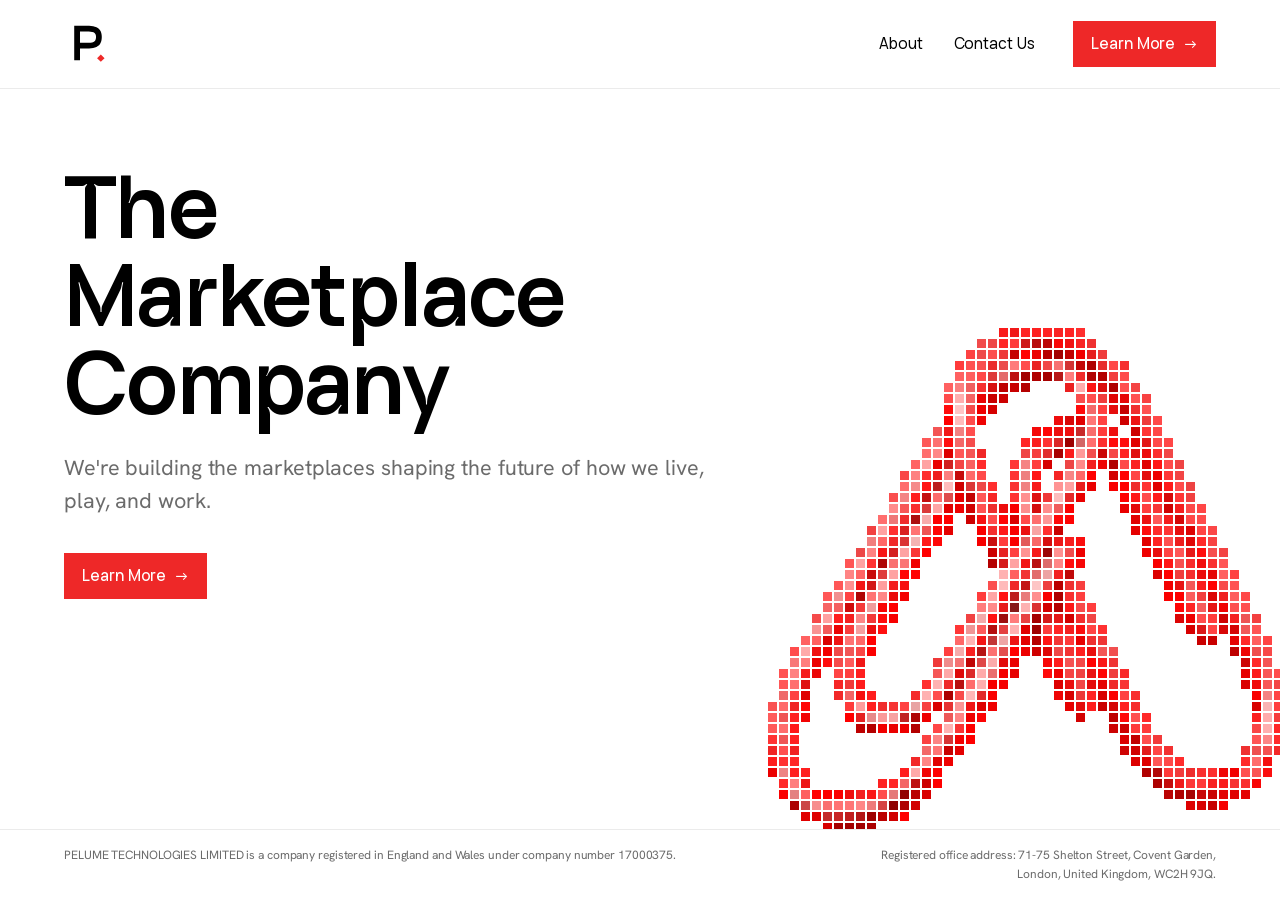
<file: index.html>
<!DOCTYPE html>
<html lang="en-GB">
<head>
<meta charset="utf-8">
<meta name="viewport" content="width=device-width, initial-scale=1">
<meta name="color-scheme" content="light">
<meta name="theme-color" content="#ffffff">
<link rel="icon" href="favicon.ico" sizes="32x32">
<link rel="icon" href="paperclips.svg" type="image/svg+xml">
<link rel="apple-touch-icon" href="apple-touch-icon.png">
<link rel="preconnect" href="https://fonts.googleapis.com">
<link rel="preconnect" href="https://fonts.gstatic.com" crossorigin>
<link rel="stylesheet" href="https://fonts.googleapis.com/css2?family=Hanken+Grotesk:wght@400;500&display=swap">
<link rel="preload" as="font" href="IDGrotesk-Regular-BF652cb1b4787d7.ttf" type="font/ttf" crossorigin>
<link rel="preload" as="font" href="IDGrotesk-Medium-BF652cb1b4765e1.ttf" type="font/ttf" crossorigin>
<link rel="preload" as="font" href="Jengah-q2Ozd.otf" type="font/otf" crossorigin>
<link rel="stylesheet" href="styles.css">
<link rel="stylesheet" href="additions.css">
<title>Pelume — The Marketplace Company</title>
<meta name="description" content="Pelume is building the marketplaces shaping the future of how we live, play, and work.">
<meta property="og:title" content="Pelume">
<meta property="og:description" content="Pelume is building the marketplaces shaping the future of how we live, play, and work.">
<meta property="og:url" content="https://pelume.com">
<meta property="og:type" content="website">
<link rel="preload" as="image" href="paperclips.svg" type="image/svg+xml">
<link rel="preload" as="image" href="pelume-icon-letter.svg" type="image/svg+xml">
</head>
<body>
<header class="nav">
<a class="brand" href="index.html" aria-label="Pelume home">
<img src="pelume-icon-letter.svg" width="34" height="34" alt="">
</a>
<nav class="nav-links" aria-label="Primary">
<a href="about.html">About</a>
<a href="contact.html">Contact Us</a>
</nav>
<a class="btn" href="about.html">Learn More <span aria-hidden="true">→</span></a>
</header>
<main class="hero">
<div class="hero-copy">
<h1>The Marketplace Company</h1>
<p>We're building the marketplaces shaping the future of how we live, play, and work.</p>
<a class="btn" href="about.html">Learn More <span aria-hidden="true">→</span></a>
</div>
<div class="hero-mark" data-mark aria-hidden="true">
<img src="paperclips.svg" width="160" height="160" alt="">
</div>
</main>
<footer class="site-footer">
<div class="footer-legal">
<p>PELUME TECHNOLOGIES LIMITED is a company registered in England and Wales under company number 17000375.</p>
</div>
<p class="footer-address">Registered office address: 71-75 Shelton Street, Covent Garden, London, United Kingdom, WC2H 9JQ.</p>
</footer>
<script src="stage.js"></script>
</body>
</html>
</file>
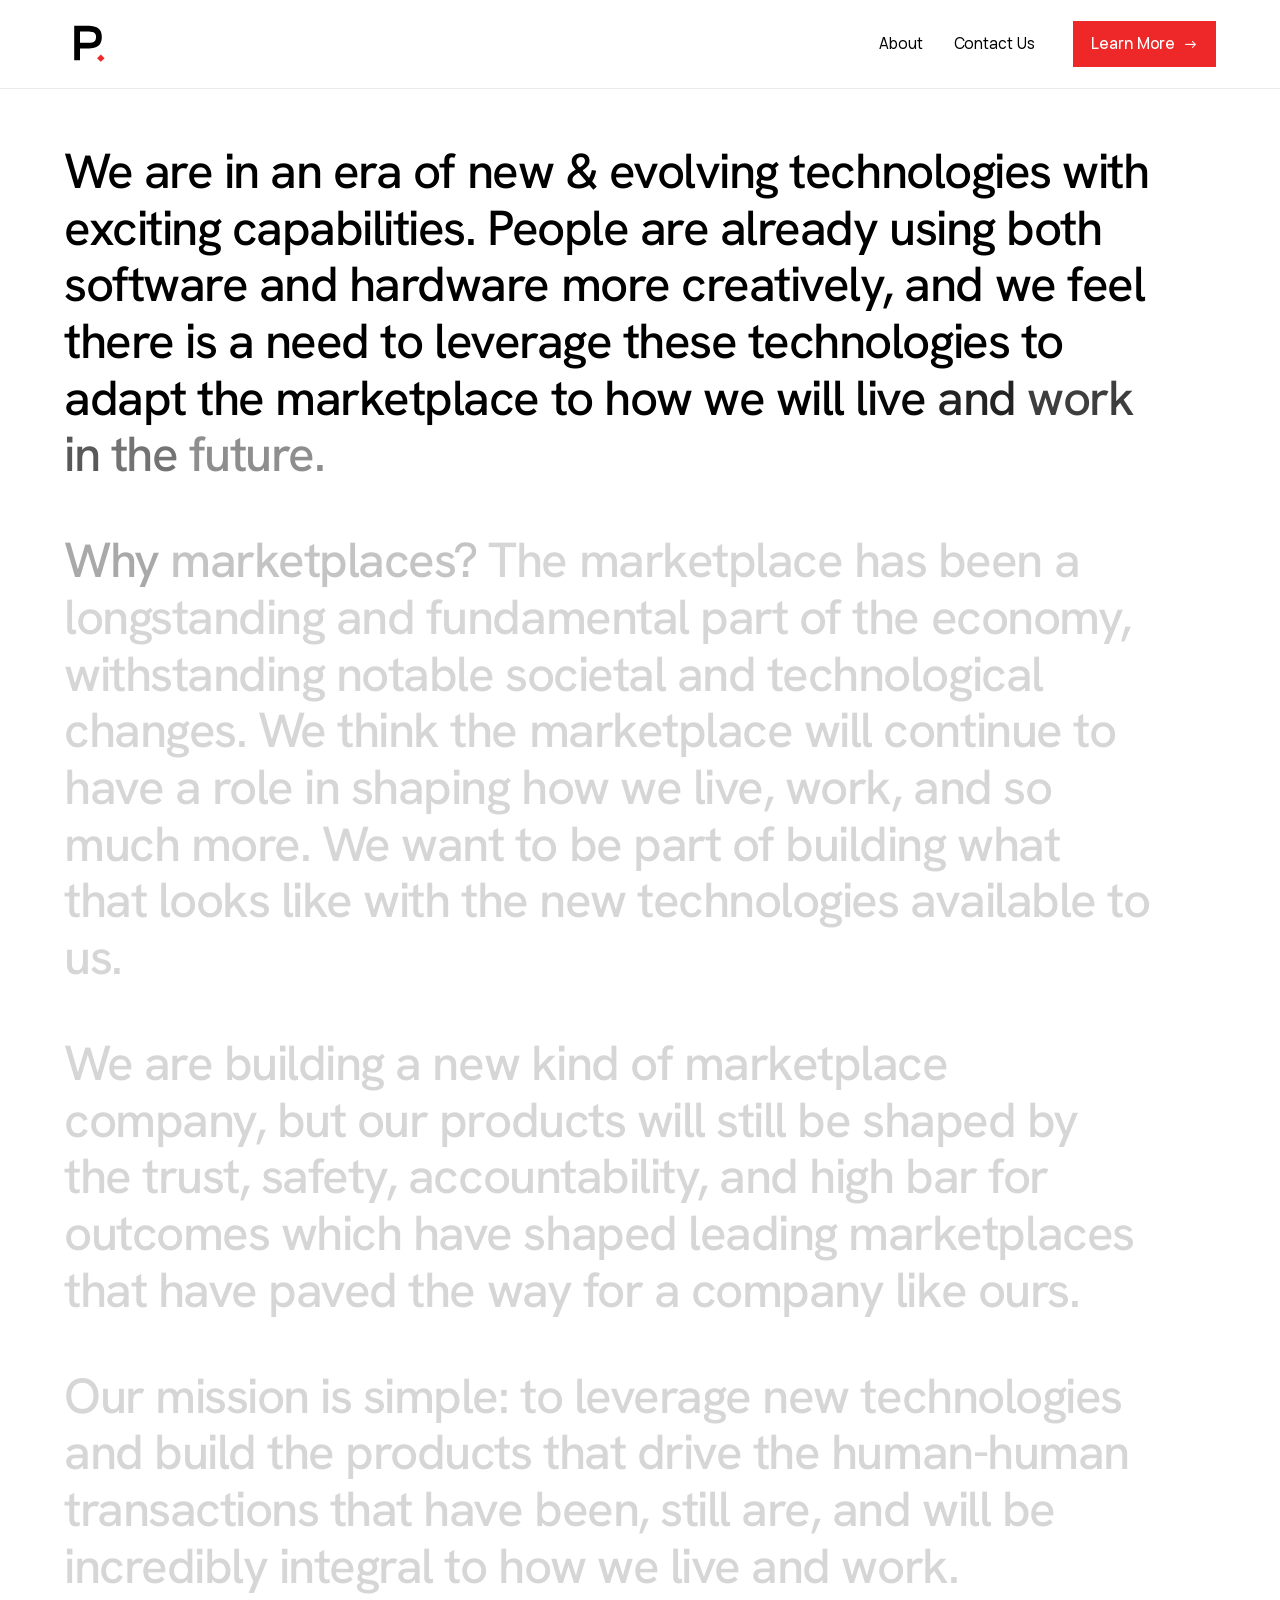
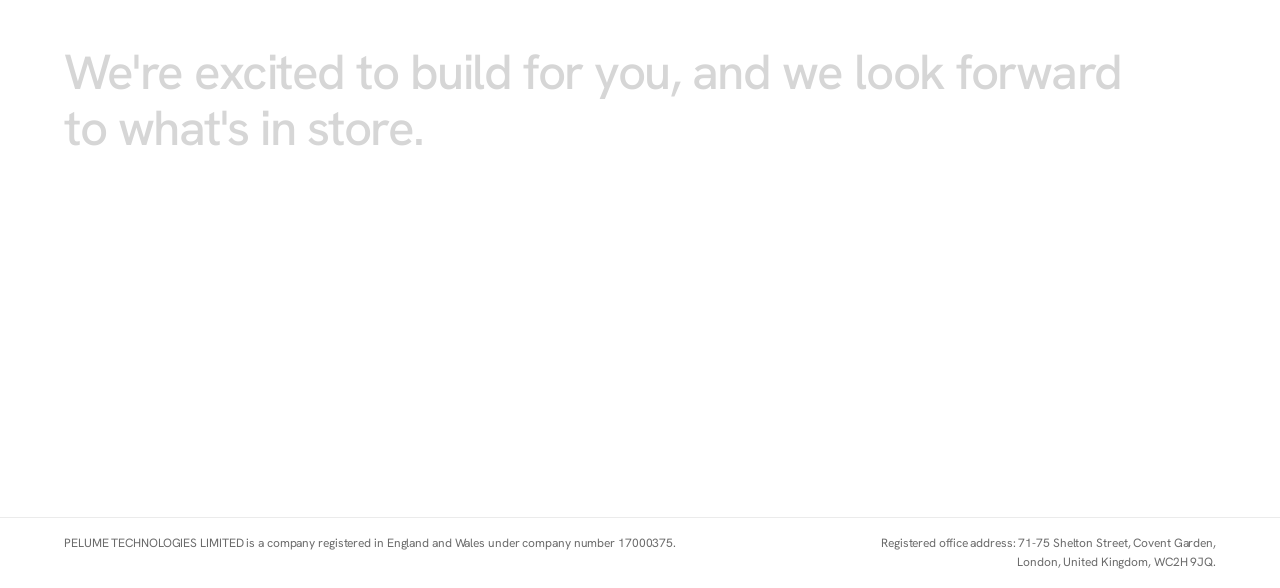
<file: about.html>
<!DOCTYPE html>
<html lang="en-GB">
<head>
<meta charset="utf-8">
<meta name="viewport" content="width=device-width, initial-scale=1">
<meta name="color-scheme" content="light">
<meta name="theme-color" content="#ffffff">
<link rel="icon" href="favicon.ico" sizes="32x32">
<link rel="icon" href="paperclips.svg" type="image/svg+xml">
<link rel="apple-touch-icon" href="apple-touch-icon.png">
<link rel="preconnect" href="https://fonts.googleapis.com">
<link rel="preconnect" href="https://fonts.gstatic.com" crossorigin>
<link rel="stylesheet" href="https://fonts.googleapis.com/css2?family=Hanken+Grotesk:wght@400;500&display=swap">
<link rel="preload" as="font" href="IDGrotesk-Regular-BF652cb1b4787d7.ttf" type="font/ttf" crossorigin>
<link rel="preload" as="font" href="IDGrotesk-Medium-BF652cb1b4765e1.ttf" type="font/ttf" crossorigin>
<link rel="preload" as="font" href="Jengah-q2Ozd.otf" type="font/otf" crossorigin>
<link rel="stylesheet" href="styles.css">
<link rel="stylesheet" href="additions.css">
<title>About — Pelume</title>
<meta name="description" content="Pelume is building the marketplaces shaping the future of how we live, play, and work.">
</head>
<body class="about">
<header class="nav">
<a class="brand" href="index.html" aria-label="Pelume home">
<img src="pelume-icon-letter.svg" width="34" height="34" alt="">
</a>
<nav class="nav-links" aria-label="Primary">
<a href="about.html">About</a>
<a href="contact.html">Contact Us</a>
</nav>
<a class="btn" href="about.html">Learn More <span aria-hidden="true">→</span></a>
</header>
<div class="scroll">
<main class="letter">
<p>We are in an era of new &amp; evolving technologies with exciting capabilities. People are already using both software and hardware more creatively, and we feel there is a need to leverage these technologies to adapt the marketplace to how we will live and work in the future.</p>
<p>Why marketplaces? The marketplace has been a longstanding and fundamental part of the economy, withstanding notable societal and technological changes. We think the marketplace will continue to have a role in shaping how we live, work, and so much more. We want to be part of building what that looks like with the new technologies available to us.</p>
<p>We are building a new kind of marketplace company, but our products will still be shaped by the trust, safety, accountability, and high bar for outcomes which have shaped leading marketplaces that have paved the way for a company like ours.</p>
<p>Our mission is simple: to leverage new technologies and build the products that drive the human-human transactions that have been, still are, and will be incredibly integral to how we live and work.</p>
<p>We're excited to build for you, and we look forward to what's in store.</p>
</main>
</div>
<footer class="site-footer">
<div class="footer-legal">
<p>PELUME TECHNOLOGIES LIMITED is a company registered in England and Wales under company number 17000375.</p>
</div>
<p class="footer-address">Registered office address: 71-75 Shelton Street, Covent Garden, London, United Kingdom, WC2H 9JQ.</p>
</footer>
<script>
(function () {
  var letter = document.querySelector('.letter');
  if (!letter) return;
  if (window.matchMedia && window.matchMedia('(prefers-reduced-motion: reduce)').matches) return;

  var words = [];
  letter.querySelectorAll('p').forEach(function (p) {
    var parts = p.textContent.split(/(\s+)/);
    p.textContent = '';
    parts.forEach(function (t) {
      if (!t) return;
      if (/^\s+$/.test(t)) { p.appendChild(document.createTextNode(' ')); return; }
      var span = document.createElement('span');
      span.className = 'w';
      span.textContent = t;
      p.appendChild(span);
      words.push(span);
    });
  });

  var N = words.length, W = 8, DIM = [214, 214, 214], LIT = [0, 0, 0], queued = false;

  function update() {
    queued = false;
    var vh = window.innerHeight, r = letter.getBoundingClientRect();
    var p = (vh * 0.6 - r.top) / r.height;
    if (window.scrollY + vh >= document.documentElement.scrollHeight - 2) p = 1;
    p = Math.max(0, Math.min(1, p));
    var head = p * (N + W);
    for (var i = 0; i < N; i++) {
      var b = Math.max(0, Math.min(1, (head - i) / W));
      words[i].style.color = 'rgb(' +
        Math.round(DIM[0] + (LIT[0] - DIM[0]) * b) + ',' +
        Math.round(DIM[1] + (LIT[1] - DIM[1]) * b) + ',' +
        Math.round(DIM[2] + (LIT[2] - DIM[2]) * b) + ')';
    }
  }
  function queue() { if (!queued) { queued = true; requestAnimationFrame(update); } }

  window.addEventListener('scroll', queue, { passive: true });
  window.addEventListener('resize', queue);
  update();
})();
</script>
</body>
</html>
</file>
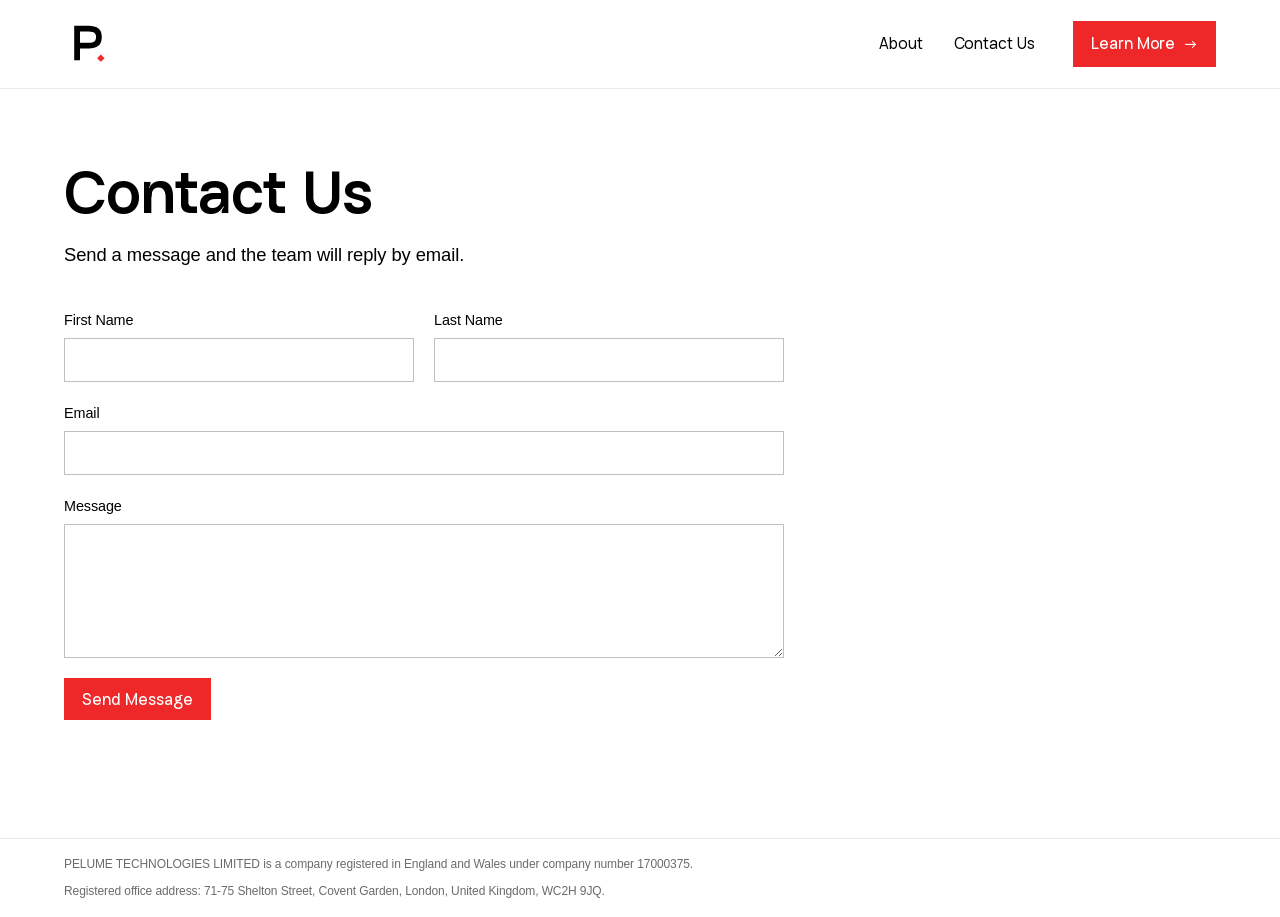
<file: contact.html>
<!DOCTYPE html>
<html lang="en-GB">
<head>
<meta charset="utf-8">
<meta name="viewport" content="width=device-width, initial-scale=1">
<meta name="color-scheme" content="light">
<meta name="theme-color" content="#ffffff">
<link rel="icon" href="favicon.ico" sizes="32x32">
<link rel="icon" href="paperclips.svg" type="image/svg+xml">
<link rel="apple-touch-icon" href="apple-touch-icon.png">
<link rel="preconnect" href="https://fonts.googleapis.com">
<link rel="preconnect" href="https://fonts.gstatic.com" crossorigin>
<link rel="stylesheet" href="https://fonts.googleapis.com/css2?family=Inter:wght@400;500&display=swap">
<link rel="preload" as="font" href="IDGrotesk-Regular-BF652cb1b4787d7.ttf" type="font/ttf" crossorigin>
<link rel="preload" as="font" href="IDGrotesk-Medium-BF652cb1b4765e1.ttf" type="font/ttf" crossorigin>
<link rel="preload" as="font" href="Jengah-q2Ozd.otf" type="font/otf" crossorigin>
<link rel="stylesheet" href="styles.css">
<link rel="stylesheet" href="additions.css">
<title>Contact Us — Pelume</title>
<meta name="description" content="Contact Pelume Technologies Limited.">
</head>
<body>
<header class="nav">
<a class="brand" href="index.html" aria-label="Pelume home">
<img src="pelume-icon-letter.svg" width="34" height="34" alt="">
</a>
<nav class="nav-links" aria-label="Primary">
<a href="about.html">About</a>
<a href="contact.html">Contact Us</a>
</nav>
<a class="btn" href="about.html">Learn More <span aria-hidden="true">→</span></a>
</header>
<main class="page">
<h1>Contact Us</h1>
<p class="lead">Send a message and the team will reply by email.</p>
<form class="contact-form" id="contact-form" novalidate>
<div class="field-row">
<div class="field">
<label for="first-name">First Name</label>
<input id="first-name" name="first-name" type="text" autocomplete="given-name" required>
</div>
<div class="field">
<label for="last-name">Last Name</label>
<input id="last-name" name="last-name" type="text" autocomplete="family-name" required>
</div>
</div>
<div class="field">
<label for="email">Email</label>
<input id="email" name="email" type="email" autocomplete="email" required>
</div>
<div class="field">
<label for="message">Message</label>
<textarea id="message" name="message" rows="6" required></textarea>
</div>
<button class="btn" type="submit">Send Message</button>
<p class="form-status" id="form-status" role="status" aria-live="polite"></p>
</form>
</main>
<footer class="site-footer">
<p>PELUME TECHNOLOGIES LIMITED is a company registered in England and Wales under company number 17000375.</p>
<p>Registered office address: 71-75 Shelton Street, Covent Garden, London, United Kingdom, WC2H 9JQ.</p>
</footer>
<script>
document.getElementById('contact-form').addEventListener('submit', function (e) {
  e.preventDefault();
  var status = document.getElementById('form-status');
  if (!this.checkValidity()) {
    status.textContent = 'Please complete all fields with a valid email address.';
    return;
  }
  status.textContent = 'Thank you. Your message has been received.';
  this.reset();
});
</script>
</body>
</html>
</file>
<file: styles.css>
/* Pelume: a plain header and a hero with the paperclips flush in the corner
   and the legal line flush in the opposite one. One screen; nothing scrolls
   or animates itself. */

@font-face {
  font-family: "ID Grotesk";
  src: url("IDGrotesk-Book-BF652cb1b45dae8.ttf") format("truetype");
  font-weight: 350;
  font-style: normal;
  font-display: swap;
}

@font-face {
  font-family: "ID Grotesk";
  src: url("IDGrotesk-Regular-BF652cb1b4787d7.ttf") format("truetype");
  font-weight: 400;
  font-style: normal;
  font-display: swap;
}

@font-face {
  font-family: "ID Grotesk";
  src: url("IDGrotesk-Medium-BF652cb1b4765e1.ttf") format("truetype");
  font-weight: 500;
  font-style: normal;
  font-display: swap;
}

@font-face {
  font-family: "ID Grotesk";
  src: url("IDGrotesk-Semibold-BF652cb1b467d9d.ttf") format("truetype");
  font-weight: 600;
  font-style: normal;
  font-display: swap;
}

@font-face {
  font-family: "Jengah";
  src: url("Jengah-q2Ozd.otf") format("opentype");
  font-weight: 400;
  font-style: normal;
  font-display: swap;
}

:root {
  color-scheme: light;

  --paper: #ffffff;
  --ink: #000000;
  --grey: #6b6b6b;
  --line: rgba(0, 0, 0, 0.08);
  --red: #ee2828; /* the paperclip's own colour, averaged from its fills */

  --sans: "ID Grotesk", -apple-system, BlinkMacSystemFont, "Segoe UI", Roboto,
    Helvetica, Arial, sans-serif;


  --pad: clamp(24px, 5vw, 96px);
}

* {
  box-sizing: border-box;
}

html {
  -webkit-text-size-adjust: 100%;
}

html,
body {
  height: 100%;
}

body {
  display: flex;
  flex-direction: column;
  min-height: 100dvh;
  margin: 0;
  background: var(--paper);
  color: var(--ink);
  font-family: var(--sans);
  font-weight: 400;
  line-height: 1.6;
  letter-spacing: -0.006em;
  -webkit-font-smoothing: antialiased;
  -moz-osx-font-smoothing: grayscale;
}

a {
  color: inherit;
}

/* ---------------------------------------------------------------- button */

.btn {
  display: inline-flex;
  align-items: center;
  gap: 0.5em;
  background: var(--red);
  color: #fff;
  font-weight: 500;
  font-size: 0.95rem;
  text-decoration: none;
  white-space: nowrap;
  padding: 0.7em 1.2em;
  border-radius: 0;
  transition: opacity 0.15s ease;
}

.btn:hover,
.btn:focus-visible {
  opacity: 0.88;
}

/* ------------------------------------------------------------------- nav */

.nav {
  flex: 0 0 auto;
  display: flex;
  align-items: center;
  gap: clamp(16px, 3vw, 40px);
  padding: 20px var(--pad);
  border-bottom: 1px solid var(--line);
}

.brand {
  display: block;
  margin-right: auto;
  line-height: 0;
}

.brand img {
  display: block;
  width: 48px;
  height: 48px;
}

.nav-links {
  display: flex;
  align-items: center;
  gap: clamp(16px, 2.4vw, 32px);
}

.nav-links a {
  font-size: 0.95rem;
  text-decoration: none;
  color: var(--ink);
}

.nav-links a:hover {
  opacity: 0.7;
}

@media (max-width: 640px) {
  .nav-links {
    display: none;
  }
}

/* ----------------------------------------------------------------- hero */

.hero {
  position: relative;
  overflow: hidden;
  flex: 1 1 auto;
  padding: clamp(40px, 8vh, 96px) var(--pad) 0;
}

.hero-copy {
  position: relative;
  z-index: 1;
  max-width: 40em;
}

.hero-copy h1 {
  margin: 0;
  font-weight: 600;
  font-size: clamp(2.6rem, 1.6rem + 5vw, 5.4rem);
  line-height: 1.02;
  letter-spacing: -0.02em;
}

.hero-copy p {
  margin: clamp(20px, 3vh, 32px) 0 0;
  max-width: 30em;
  color: var(--grey);
  font-size: clamp(1.05rem, 0.9rem + 0.6vw, 1.35rem);
  line-height: 1.5;
}

.hero-copy .btn {
  margin-top: clamp(24px, 4vh, 36px);
}

.hero-mark {
  position: absolute;
  right: 0;
  bottom: 0;
  width: clamp(280px, 40vw, 620px);
  aspect-ratio: 1 / 1;
  pointer-events: none;
}

.hero-mark img {
  width: 100%;
  height: 100%;
  display: block;
}

/* Once the canvas is live, it draws the mark; the <img> stays for markup
   only and is hidden behind it. */
.hero-mark.is-live img {
  visibility: hidden;
}

.hero-mark canvas {
  position: absolute;
  inset: 0;
  width: 100%;
  height: 100%;
  display: block;
}
</file>
<file: additions.css>
/*
  additions.css
  Loaded after styles.css on every page. Uses the tokens from styles.css
  (--sans, --grey, --line, --pad, --red, --paper).
  Contains: hero body font (Hanken Grotesk), footer, About page, Contact page.
*/

:root {
  --font-body: "Hanken Grotesk", -apple-system, BlinkMacSystemFont, "Segoe UI", Roboto, Helvetica, Arial, sans-serif;
}

/* Hero body text in Hanken Grotesk. The h1 and .btn keep ID Grotesk from styles.css. */
main.hero .hero-copy p {
  font-family: var(--font-body);
  font-weight: 400;
}

/* Footer: sits in normal flow under the hero (body is a flex column).
   Legal text on the left, registered office on the right. */
.site-footer {
  flex: 0 0 auto;
  display: flex;
  flex-wrap: wrap;
  justify-content: space-between;
  align-items: flex-start;
  gap: 8px 48px;
  padding: 16px var(--pad);
  border-top: 1px solid var(--line);
  background: var(--paper);
  color: var(--grey);
  font-family: var(--font-body);
  font-size: 12px;
  line-height: 1.6;
}
.site-footer p { margin: 0; }
.footer-address { max-width: 48ch; text-align: right; }
@media (max-width: 720px) {
  .footer-address { max-width: none; text-align: left; }
}

/* Mobile: styles.css hides .nav-links below 640px, which would hide About and
   Contact Us. Show them and hide the header button instead. */
@media (max-width: 640px) {
  .nav-links { display: flex; }
  .nav > .btn { display: none; }
}

/* About and Contact pages */
.page {
  flex: 1 0 auto;
  width: 100%;
  max-width: calc(720px + 2 * var(--pad));
  padding: clamp(40px, 8vh, 96px) var(--pad);
}
.page h1 {
  margin: 0 0 20px;
  font-weight: 600;
  font-size: clamp(2.2rem, 1.4rem + 3.5vw, 3.6rem);
  line-height: 1.05;
  letter-spacing: -0.02em;
}
.page h2 { margin: 0 0 8px; font-weight: 600; font-size: 1.25rem; line-height: 1.3; }
.page p { margin: 0; max-width: 65ch; font-family: var(--font-body); font-size: 1.05rem; line-height: 1.65; }
.page p + p { margin-top: 1.25em; }
.page .lead { margin-bottom: 40px; font-size: 1.15rem; line-height: 1.5; }
.page-section { margin-top: 32px; }

/* Contact form */
.contact-form { display: grid; gap: 20px; margin-top: 8px; }
.field-row { display: grid; grid-template-columns: 1fr 1fr; gap: 20px; }
.field { display: grid; gap: 6px; }
.field label { font-family: var(--font-body); font-size: 0.9rem; }
.field input,
.field textarea {
  width: 100%;
  padding: 12px 14px;
  border: 1px solid rgba(0, 0, 0, 0.25);
  border-radius: 0;
  background: var(--paper);
  color: var(--ink);
  font-family: var(--font-body);
  font-size: 1rem;
}
.field textarea { resize: vertical; }
.field input:focus-visible,
.field textarea:focus-visible { outline: 2px solid var(--ink); outline-offset: 2px; }

/* <button class="btn"> does not inherit fonts by default */
button.btn {
  justify-self: start;
  border: 0;
  cursor: pointer;
  font-family: var(--sans);
  font-weight: 500;
  font-size: 0.95rem;
}
.form-status { min-height: 1.5em; font-family: var(--font-body); font-size: 0.95rem; }

@media (max-width: 560px) {
  .field-row { grid-template-columns: 1fr; }
}

/* About page: scroll-reveal text. Words start pale grey and turn black as the page scrolls. */
.scroll {
  flex: 1 0 auto;
  padding: clamp(32px, 6vh, 72px) var(--pad) 40vh;
}
.eyebrow {
  margin: 0 0 clamp(32px, 8vh, 96px);
  font-family: var(--font-body);
  font-weight: 400;
  font-size: 1.1rem;
  line-height: 1.4;
  letter-spacing: 0;
  color: var(--grey);
}
.letter { max-width: min(100%, 68rem); }
.letter p {
  margin: 0 0 1em;
  font-family: var(--font-body);
  font-weight: 500;
  font-size: clamp(1.75rem, 1rem + 2.6vw, 3.25rem);
  line-height: 1.15;
  letter-spacing: -0.03em;
  color: var(--ink);
}
.letter p:last-child { margin-bottom: 0; }
</file>
